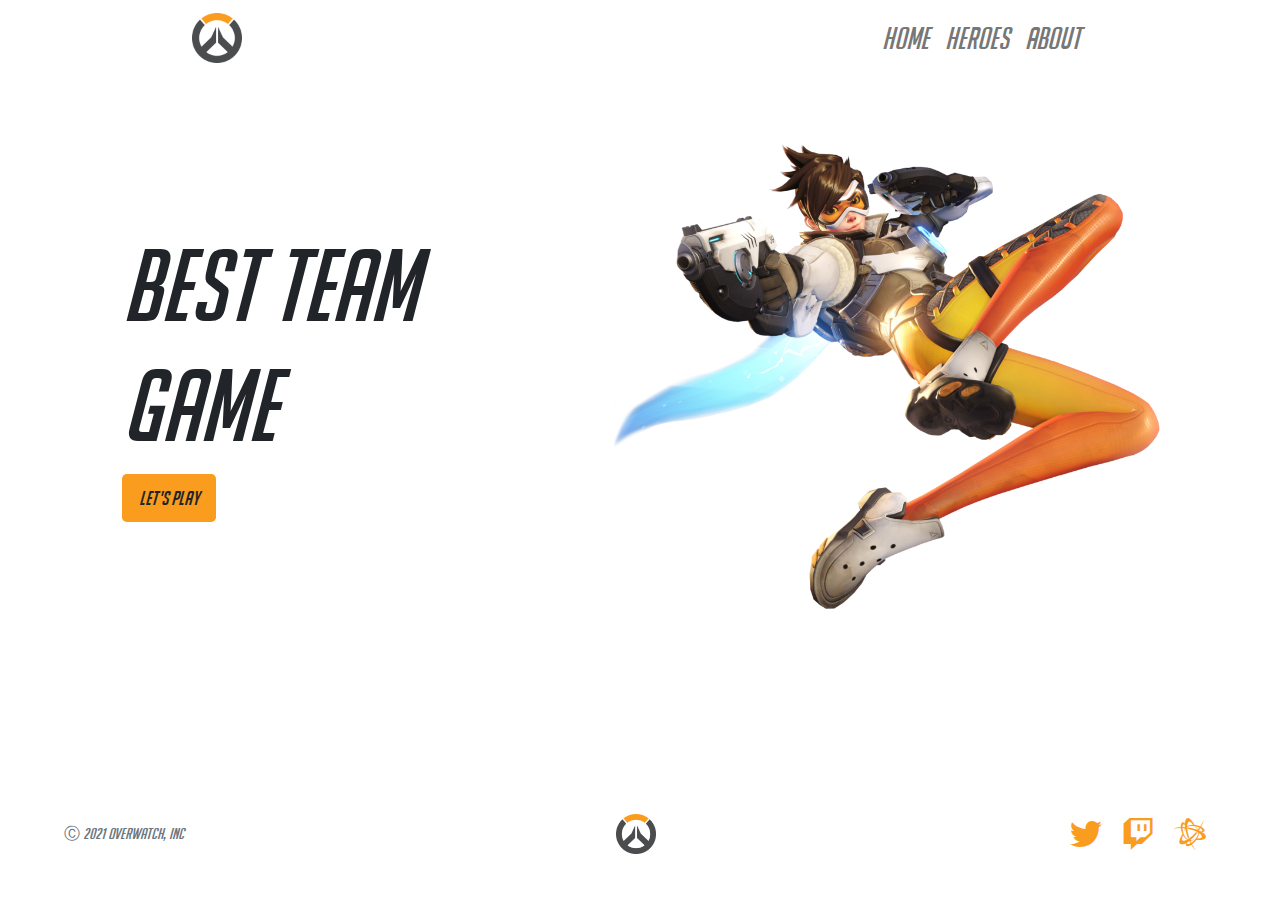
<file: index.html>
<!DOCTYPE html>
<html lang="en">
<head>
    <meta charset="UTF-8">
    <meta http-equiv="X-UA-Compatible" content="IE=edge">
    <meta name="viewport" content="width=device-width, initial-scale=1.0">
    <link href="css/bootstrap.min.css" rel="stylesheet">
    <link rel="shortcut icon" href="img/overwatch.png" type="image/x-icon">
    <link rel="stylesheet" href="css/style.css">
    <link rel="stylesheet" href="https://use.fontawesome.com/releases/v5.8.2/css/all.css">
    <title>Overwatch</title>
</head>
<body>
    <header>
        <!-- header -->
        <nav class="navbar navbar-expand-lg navbar-light">
            <a class="navbar-brand" href="/"><img id="logo" src="img/overwatch.png"></a>
            <button class="navbar-toggler" type="button" data-toggle="collapse" data-target="#navbarNav" aria-controls="navbarNav" aria-expanded="false" aria-label="Toggle navigation">
                <span class="navbar-toggler-icon"></span>
            </button>
            <div class="collapse navbar-collapse" id="navbarNav">
                <ul class="navbar-nav">
                    <li class="nav-item active">
                    <a class="nav-link" href="index.html">Home</a>
                    </li>
                    <li class="nav-item">
                    <a class="nav-link" href="heroes.html">Heroes</a>
                    </li>
                    <li class="nav-item">
                    <a class="nav-link" href="about.html">about</a>
                    </li>
                </ul>
            </div>
        </nav>
    </header>
        <!-- main content -->
    <div class="main">
        <div class="left">
            <div class="main-text">
                <h1>best team game</h1>
            </div>
            <div class="main-button">
                <button type="button" class="btn btn-itd btn-lg" onclick="window.location.href = 'https://eu.shop.battle.net/ru-ru/product/overwatch?p=37693';">Let's play</button>
            </div>
        </div>
        <div class="right">
            <img src="img/tracer.png" class="img-fluid" alt="tracer">
        </div>
    </div>
    <!-- footer -->
    <footer class="d-flex flex-wrap justify-content-between align-items-center py-3 my-4">
        <p class="col-md-4 mb-0 text-muted">ⓒ 2021 overwatch, inc</p>
        <a href="/" class="col-md-4 d-flex align-items-center justify-content-center mb-3 mb-md-0 me-md-auto link-dark text-decoration-none">
            <img class="bi me-2" width="40" src="img/overwatch.png">
        </a>
        <ul class="nav col-md-3 justify-content-end">
            <a class="fab fa-twitter fa-2x" href="https://twitter.com/PlayOverwatch?ref_src=twsrc%5Egoogle%7Ctwcamp%5Eserp%7Ctwgr%5Eauthor" target="_blank"></a>
            <a class="fab fa-twitch fa-2x" href="https://www.twitch.tv/overwatchleague" target="_blank"></a>
            <a class="fab fa-battle-net fa-2x" href="https://eu.shop.battle.net/ru-ru/product/overwatch?p=37693" target="_blank"></a>
        </ul>
    </footer>
    
    <script src="https://code.jquery.com/jquery-3.2.1.slim.min.js" integrity="sha384-KJ3o2DKtIkvYIK3UENzmM7KCkRr/rE9/Qpg6aAZGJwFDMVNA/GpGFF93hXpG5KkN" crossorigin="anonymous"></script>
    <script src="https://cdnjs.cloudflare.com/ajax/libs/popper.js/1.12.9/umd/popper.min.js" integrity="sha384-ApNbgh9B+Y1QKtv3Rn7W3mgPxhU9K/ScQsAP7hUibX39j7fakFPskvXusvfa0b4Q" crossorigin="anonymous"></script>
    <script src="https://maxcdn.bootstrapcdn.com/bootstrap/4.0.0/js/bootstrap.min.js" integrity="sha384-JZR6Spejh4U02d8jOt6vLEHfe/JQGiRRSQQxSfFWpi1MquVdAyjUar5+76PVCmYl" crossorigin="anonymous"></script>
    <script src="js/bootstrap.bundle.min.js"></script>
</body>
</html>
</file>
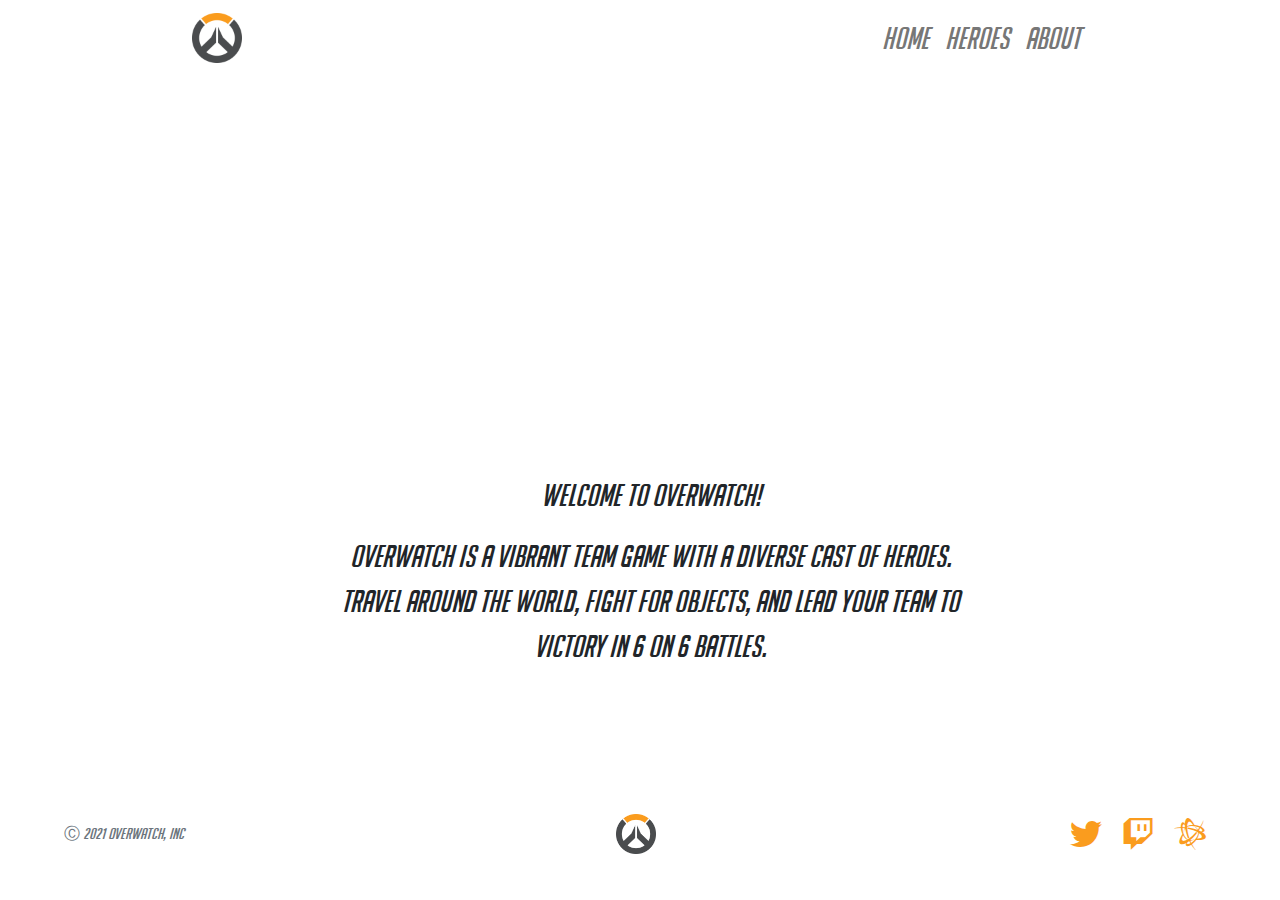
<file: about.html>
<!DOCTYPE html>
<html lang="en">
<head>
    <meta charset="UTF-8">
    <meta http-equiv="X-UA-Compatible" content="IE=edge">
    <meta name="viewport" content="width=device-width, initial-scale=1.0">
    <link href="css/bootstrap.min.css" rel="stylesheet">
    <link rel="shortcut icon" href="img/overwatch.png" type="image/x-icon">
    <link rel="stylesheet" href="css/style.css">
    <link rel="stylesheet" href="https://use.fontawesome.com/releases/v5.8.2/css/all.css">
    <title>Overwatch</title>
</head>
<body>
    <header>
        <!-- header -->
        <nav class="navbar navbar-expand-lg navbar-light">
            <a class="navbar-brand" href="/"><img id="logo" src="img/overwatch.png"></a>
            <button class="navbar-toggler" type="button" data-toggle="collapse" data-target="#navbarNav" aria-controls="navbarNav" aria-expanded="false" aria-label="Toggle navigation">
                <span class="navbar-toggler-icon"></span>
            </button>
            <div class="collapse navbar-collapse" id="navbarNav">
                <ul class="navbar-nav">
                    <li class="nav-item active">
                    <a class="nav-link" href="index.html">Home</a>
                    </li>
                    <li class="nav-item">
                    <a class="nav-link" href="heroes.html">Heroes</a>
                    </li>
                    <li class="nav-item">
                    <a class="nav-link" href="about.html">about</a>
                    </li>
                </ul>
            </div>
        </nav>
    </header>
        <!-- main content -->
    <div class="about-main">
        <div class="about-content">
            <div class="about-video">
                <iframe class="video-iframe" width="400" height="250" src="https://www.youtube.com/embed/dushZybUYnM" title="YouTube video player" frameborder="0" allow="accelerometer; autoplay; clipboard-write; encrypted-media; gyroscope; picture-in-picture" allowfullscreen>
                </iframe>
            </div>
            <div class="about-text">
                <p>WELCOME TO OVERWATCH!</p>
                <p>Overwatch is a vibrant team game with a diverse cast of heroes. Travel around the world, fight for objects, and lead your team to victory in 6 on 6 battles.</p>
            </div>
        </div>
    </div>


    <!-- footer -->
    <footer class="d-flex flex-wrap justify-content-between align-items-center py-3 my-4">
        <p class="col-md-4 mb-0 text-muted">ⓒ 2021 overwatch, inc</p>
        <a href="/" class="col-md-4 d-flex align-items-center justify-content-center mb-3 mb-md-0 me-md-auto link-dark text-decoration-none">
            <img class="bi me-2" width="40" src="img/overwatch.png">
        </a>
        <ul class="nav col-md-3 justify-content-end">
            <a class="fab fa-twitter fa-2x" href="https://twitter.com/PlayOverwatch?ref_src=twsrc%5Egoogle%7Ctwcamp%5Eserp%7Ctwgr%5Eauthor" target="_blank"></a>
            <a class="fab fa-twitch fa-2x" href="https://www.twitch.tv/overwatchleague" target="_blank"></a>
            <a class="fab fa-battle-net fa-2x" href="https://eu.shop.battle.net/ru-ru/product/overwatch?p=37693" target="_blank"></a>
        </ul>
    </footer>


    <script src="https://code.jquery.com/jquery-3.2.1.slim.min.js" integrity="sha384-KJ3o2DKtIkvYIK3UENzmM7KCkRr/rE9/Qpg6aAZGJwFDMVNA/GpGFF93hXpG5KkN" crossorigin="anonymous"></script>
    <script src="https://cdnjs.cloudflare.com/ajax/libs/popper.js/1.12.9/umd/popper.min.js" integrity="sha384-ApNbgh9B+Y1QKtv3Rn7W3mgPxhU9K/ScQsAP7hUibX39j7fakFPskvXusvfa0b4Q" crossorigin="anonymous"></script>
    <script src="https://maxcdn.bootstrapcdn.com/bootstrap/4.0.0/js/bootstrap.min.js" integrity="sha384-JZR6Spejh4U02d8jOt6vLEHfe/JQGiRRSQQxSfFWpi1MquVdAyjUar5+76PVCmYl" crossorigin="anonymous"></script>
    <script src="js/bootstrap.bundle.min.js"></script>
</body>
</html>
</file>
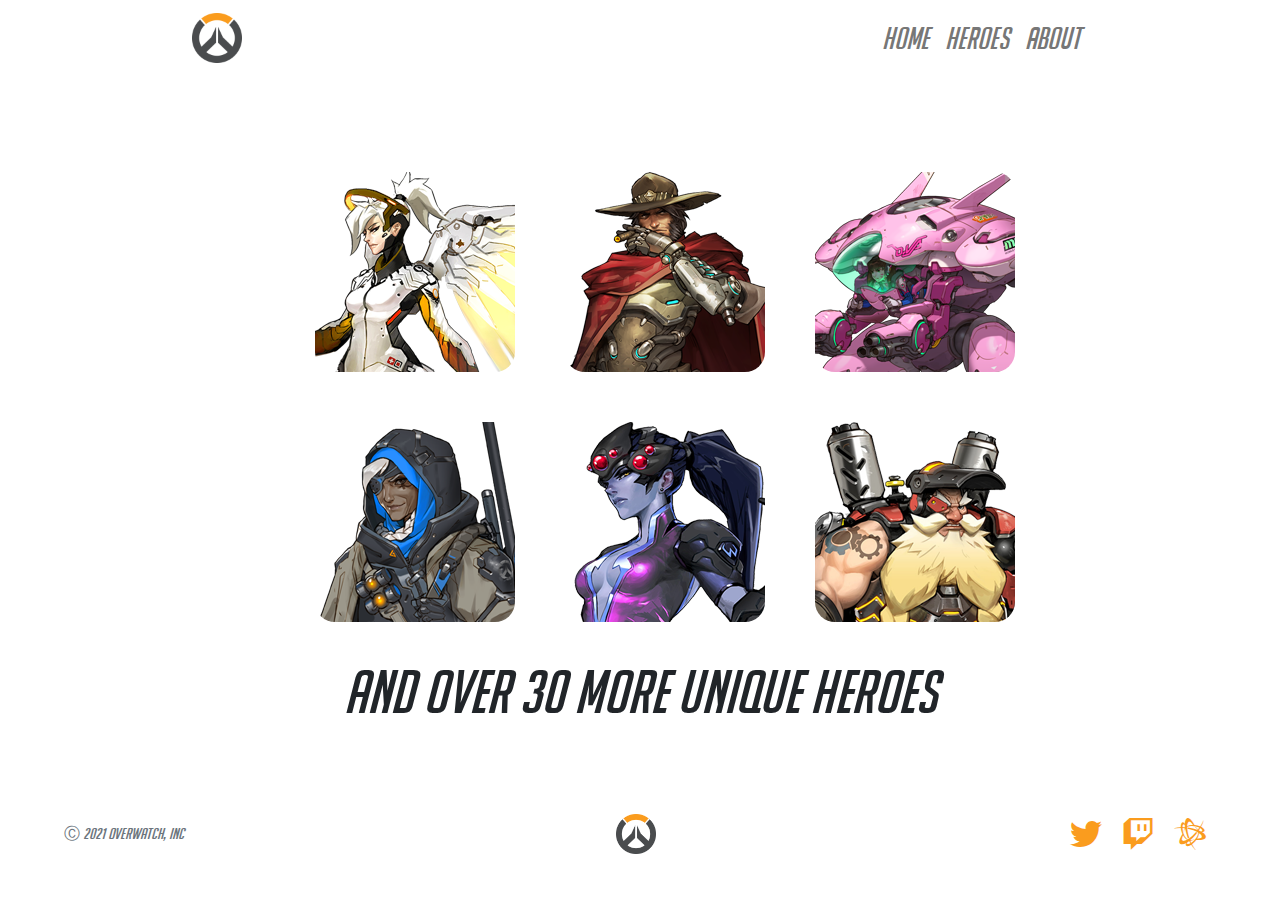
<file: heroes.html>
<!DOCTYPE html>
<html lang="en">
<head>
    <meta charset="UTF-8">
    <meta http-equiv="X-UA-Compatible" content="IE=edge">
    <meta name="viewport" content="width=device-width, initial-scale=1.0">
    <link href="css/bootstrap.min.css" rel="stylesheet">
    <link rel="shortcut icon" href="img/overwatch.png" type="image/x-icon">
    <link rel="stylesheet" href="css/style.css">
    <link rel="stylesheet" href="https://use.fontawesome.com/releases/v5.8.2/css/all.css">
    <title>Overwatch</title>
</head>
<body>
    <header>
        <!-- header -->
        <nav class="navbar navbar-expand-lg navbar-light">
            <a class="navbar-brand" href="/"><img id="logo" src="img/overwatch.png"></a>
            <button class="navbar-toggler" type="button" data-toggle="collapse" data-target="#navbarNav" aria-controls="navbarNav" aria-expanded="false" aria-label="Toggle navigation">
                <span class="navbar-toggler-icon"></span>
            </button>
            <div class="collapse navbar-collapse" id="navbarNav">
                <ul class="navbar-nav">
                    <li class="nav-item active">
                    <a class="nav-link" href="index.html">Home</a>
                    </li>
                    <li class="nav-item">
                    <a class="nav-link" href="heroes.html">Heroes</a>
                    </li>
                    <li class="nav-item">
                    <a class="nav-link" href="about.html">about</a>
                    </li>
                </ul>
            </div>
        </nav>
    </header>
    <!-- main content -->
    <div class="main-page-two">
        <div class="main-heroes">
            <div class="hero1">
                <div class="hero">
                    <img class="hero-img" src="img/mercy.png">
                </div>
                <div class="hero">
                    <img class="hero-img" src="img/mcree.png">
                </div>
                <div class="hero">
                    <img class="hero-img" src="img/dva.png">
                </div>
            </div>
            <div class="hero2">
                <div class="hero">
                    <img class="hero-img" src="img/ana.png">
                </div>
                <div class="hero">
                    <img class="hero-img" src="img/widow.png">
                </div>
                <div class="hero">
                    <img class="hero-img" src="img/torb.png">
                </div>
            </div>
        </div>
        <!-- hide 600px -->
        <div class="main-heroes-mini">
            <div class="hero1-mini">
                <div class="hero-mini">
                    <img class="hero-img-mini" src="img/mercymini.png">
                </div>
                <div class="hero">
                    <img class="hero-img-mini" src="img/mcreemini.png">
                </div>
                <div class="hero">
                    <img class="hero-img-mini" src="img/dvamini.png">
                </div>
            </div>

            <div class="hero2-mini">
                <div class="hero-mini">
                    <img class="hero-img-mini" src="img/anamini.png">
                </div>
                <div class="hero">
                    <img class="hero-img-mini" src="img/widowmini.png">
                </div>
                <div class="hero">
                    <img class="hero-img-mini" src="img/torbmini.png">
                </div>
            </div>
        </div>
        <!-- end -->
        <div class="text-main-heroes">
            <p>and over 30 more unique heroes</p>
        </div>
    </div>
    <!-- footer -->
    <footer class="d-flex flex-wrap justify-content-between align-items-center py-3 my-4">
        <p class="col-md-4 mb-0 text-muted">ⓒ 2021 overwatch, inc</p>
        <a href="/" class="col-md-4 d-flex align-items-center justify-content-center mb-3 mb-md-0 me-md-auto link-dark text-decoration-none">
            <img class="bi me-2" width="40" src="img/overwatch.png">
        </a>
        <ul class="nav col-md-3 justify-content-end">
            <a class="fab fa-twitter fa-2x" href="https://twitter.com/PlayOverwatch?ref_src=twsrc%5Egoogle%7Ctwcamp%5Eserp%7Ctwgr%5Eauthor" target="_blank"></a>
            <a class="fab fa-twitch fa-2x" href="https://www.twitch.tv/overwatchleague" target="_blank"></a>
            <a class="fab fa-battle-net fa-2x" href="https://eu.shop.battle.net/ru-ru/product/overwatch?p=37693" target="_blank"></a>
        </ul>
    </footer>


    <script src="https://code.jquery.com/jquery-3.2.1.slim.min.js" integrity="sha384-KJ3o2DKtIkvYIK3UENzmM7KCkRr/rE9/Qpg6aAZGJwFDMVNA/GpGFF93hXpG5KkN" crossorigin="anonymous"></script>
    <script src="https://cdnjs.cloudflare.com/ajax/libs/popper.js/1.12.9/umd/popper.min.js" integrity="sha384-ApNbgh9B+Y1QKtv3Rn7W3mgPxhU9K/ScQsAP7hUibX39j7fakFPskvXusvfa0b4Q" crossorigin="anonymous"></script>
    <script src="https://maxcdn.bootstrapcdn.com/bootstrap/4.0.0/js/bootstrap.min.js" integrity="sha384-JZR6Spejh4U02d8jOt6vLEHfe/JQGiRRSQQxSfFWpi1MquVdAyjUar5+76PVCmYl" crossorigin="anonymous"></script>
    <script src="js/bootstrap.bundle.min.js"></script>
</body>
</html>
</file>
<file: css/style.css>
#logo{
    max-width: 50px;
}
.navbar-nav{
    font-family: "Noodle";
    font-size: 30px;
    position: absolute;
    right: 0;
}
.navbar{
    max-width: 70%;
    margin: auto;
    z-index: 1;
}
.navbar-toggler{
    background-color: #FA9C1E;
}
.nav-item{
    background-color: #ffffff;
}
h1{
    text-transform: uppercase;
    font-family: "Noodle";
    font-size: 100px;
}
.main{
    margin: 5%;
    position: absolute;
    display: flex;
    align-items: center;
}
.left{
    margin-left: 5%;
}
.btn{
    font-family:"Noodle";
}
.btn:hover{
    color: #FA9C1E;
}
.btn-itd{
    background-color: #FA9C1E;
}
.btn-itd:hover{
    background-color: #4A4C4E;
}
.img-fluid{
    max-width: 80%;
    float: right;
}
footer{
    position: absolute;
    bottom: 0;
    text-transform: uppercase;
    font-family: "Noodle";
}
.fab{
    text-decoration: none;
    color: #FA9C1E;
    padding: 10px;
}
.fab:hover{
    color: #4A4C4E;
}
footer{
    width: 100%;
    padding: 5%;
}



.main-heroes{
    max-width: 700px;
    margin: auto;
}
.hero-img{
    border-radius: 20px;
    margin: 25px;
}
.hero-img:hover{
    background-color: #FA9C1E;
    background-color: #FA9C1E;
    transform: scale(1.1);
    transition: 1s;
    max-width: 200px;
}
.text-main-heroes{
    text-transform: uppercase;
    font-family: "Noodle";
    font-size: 60px;
    text-align: center;
}
.main-page-two{
    position: absolute;
    top: 50%;
    left: 50%;
    transform: translate(-50%, -50%);
}
.hero1, .hero2{
    display: flex;
}


/* mini heroes */
.main-heroes-mini{
    display: none;
    max-width: 700px;
    margin: auto;
    align-items: center;
    margin:10px;
}
.hero-img-mini{
    border-radius: 20px;
}
.hero-img-mini:hover{
    background-color: #FA9C1E;
    transform: scale(1.1);
    transition: 1s;
    max-width: 200px;
}
.hero1-mini, .hero2-mini{
    display: flex;
    flex-direction: column;
}

/* about content */

.about-content{
    max-width: 1600px;
    display: flex;
    align-items: center;
    flex-direction: column;
}
.about-main{
    position: absolute;
    top: 50%;
    left: 50%;
    transform: translate(-50%, -50%);
}
.about-text{
    font-family: "Noodle";
    font-size: 30px;
    text-align: center;
    margin-left: 20px;
}

#particles-js{
    height: auto;
}






@font-face {
    font-family: "Noodle"; 
    src: url("../font/bignoodletoooblique.ttf") format("truetype"); 
    font-style: normal; 
    font-weight: normal; 
    }


/* responsive */
@media screen and (max-width: 700px) {
    .text-main-heroes{
        font-size: 40px;
    }
    .hero-img{
        margin: 5px;
    }
}
@media screen and (max-width: 600px) {
    .right{
        display: none;
    }
    .main-text{
        text-align: center;
    }
    .main-button{
        text-align: center; 
    }
    .main-heroes{
        display: none;
    }
    .main-heroes-mini{
        display: flex;
    }
}
@media screen and (max-width: 375px){
    .bi{
        display: none;
    }
    .video-iframe{
        width: 300px;
        height: 200px;
    }
    .about-text{
        font-size: 25px;
    }
}
</file>
